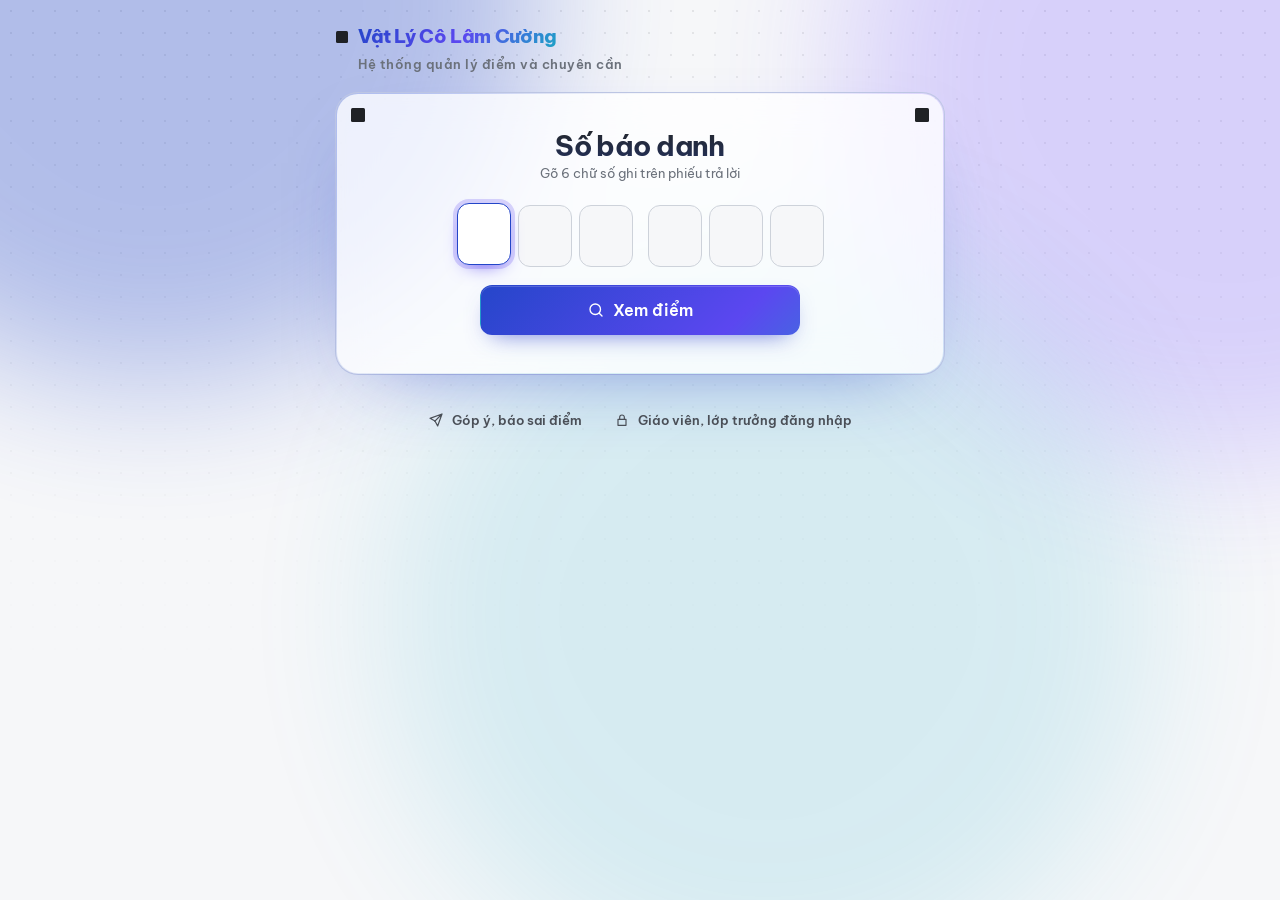
<file: index.html>
<!doctype html><html lang="vi"><head>
<meta charset="utf-8">
<meta name="viewport" content="width=device-width, initial-scale=1, viewport-fit=cover">
<meta name="theme-color" content="#F6F7F9" media="(prefers-color-scheme: light)">
<meta name="theme-color" content="#15171B" media="(prefers-color-scheme: dark)">
<meta name="referrer" content="strict-origin-when-cross-origin">
<meta name="format-detection" content="telephone=no">
<link rel="icon" href="icons/favicon.svg" type="image/svg+xml">
<link rel="apple-touch-icon" href="icons/icon-192.png">
<link rel="preconnect" href="https://fonts.googleapis.com">
<link rel="preconnect" href="https://fonts.gstatic.com" crossorigin>
<link rel="preconnect" href="https://script.google.com">
<link href="https://fonts.googleapis.com/css2?family=Be+Vietnam+Pro:wght@400;500;600;700;800&amp;display=swap" rel="stylesheet">
<link rel="stylesheet" href="assets/app.css?v=6.0.0">
<meta name="description" content="Hệ thống quản lý điểm và chuyên cần của lớp học Vật Lý Cô Lâm Cường. Nhập số báo danh để xem điểm, từng câu sai và chuyên cần.">
<link rel="manifest" href="manifest.webmanifest">
<meta name="apple-mobile-web-app-capable" content="yes">
<meta name="apple-mobile-web-app-title" content="Vật Lý Cô Cường">
<title>Vật Lý Cô Lâm Cường | Tra điểm và chuyên cần</title>
</head>
<body>
<div id="topbar"><i></i></div>
<div id="root"><main class="pub"><div class="sheet"><div class="sk sk-title" style="margin:0 auto 18px"></div><div class="sk sk-block"></div></div></main></div>
<noscript><p style="padding:20px">Cần bật JavaScript để tra điểm.</p></noscript>
<script src="config.js?v=6.0.0"></script>
<script src="assets/core.js?v=6.0.0"></script>
<script src="assets/public.js?v=6.0.0"></script>
</body></html>
</file>
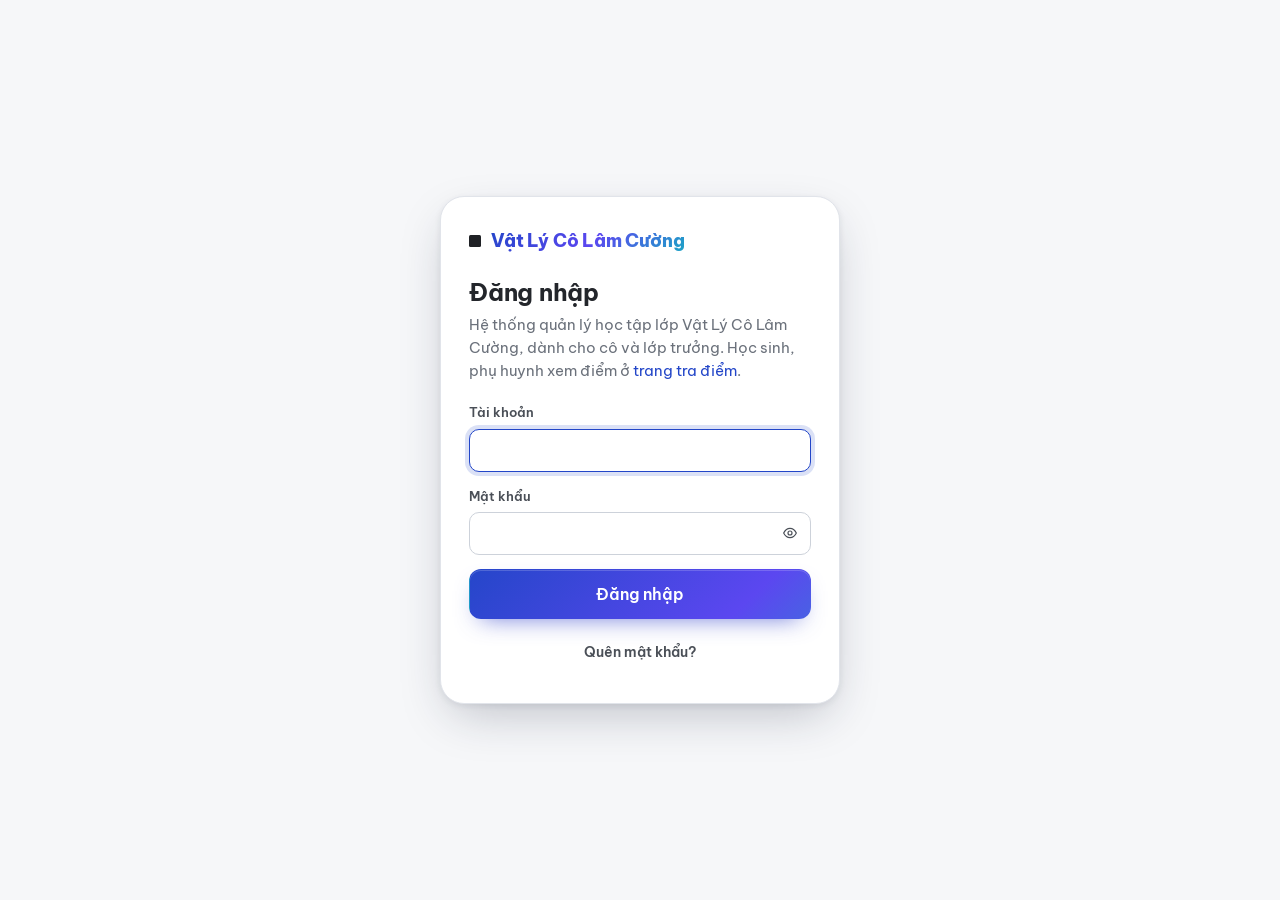
<file: admin.html>
<!doctype html><html lang="vi"><head>
<meta charset="utf-8">
<meta name="viewport" content="width=device-width, initial-scale=1, viewport-fit=cover">
<meta name="theme-color" content="#F6F7F9" media="(prefers-color-scheme: light)">
<meta name="theme-color" content="#15171B" media="(prefers-color-scheme: dark)">
<meta name="referrer" content="strict-origin-when-cross-origin">
<meta name="format-detection" content="telephone=no">
<link rel="icon" href="icons/favicon.svg" type="image/svg+xml">
<link rel="apple-touch-icon" href="icons/icon-192.png">
<link rel="preconnect" href="https://fonts.googleapis.com">
<link rel="preconnect" href="https://fonts.gstatic.com" crossorigin>
<link rel="preconnect" href="https://script.google.com">
<link href="https://fonts.googleapis.com/css2?family=Be+Vietnam+Pro:wght@400;500;600;700;800&amp;display=swap" rel="stylesheet">
<link rel="stylesheet" href="assets/app.css?v=6.0.0">
<meta name="robots" content="noindex, nofollow">
<title>Quản lý | Vật Lý Cô Lâm Cường</title>
<meta name="description" content="Hệ thống quản lý học tập lớp Vật Lý Cô Lâm Cường: bài kiểm tra, điểm, điểm danh và chuyên cần.">
</head>
<body>
<div id="topbar"><i></i></div>
<div id="root"><div class="login"><div class="spin" style="color:var(--blue);width:28px;height:28px"></div></div></div>
<noscript><p style="padding:20px">Cần bật JavaScript để dùng trang quản lý.</p></noscript>
<script src="config.js?v=6.0.0"></script>
<script src="assets/core.js?v=6.0.0"></script>
<script src="assets/tnmaker.js?v=6.0.0"></script>
<script src="assets/admin-app.js?v=6.0.0"></script>
<script src="assets/admin-bai.js?v=6.0.0"></script>
<script src="assets/admin-diem.js?v=6.0.0"></script>
<script src="assets/admin-dd.js?v=6.0.0"></script>
</body></html>
</file>
<file: assets/app.css>
/* =====================================================================
   SỔ ĐIỂM — hệ thiết kế dùng chung
   Ý tưởng: phiếu tô trắc nghiệm. Giấy trắng, chữ màu chì, mực bút bi xanh,
   bút đỏ của cô cho chỗ sai. Ô tròn (tô) và ô vuông định vị là điểm nhấn.
   ===================================================================== */

:root {
  --paper: #F6F7F9;
  --surface: #FFFFFF;
  --surface-2: #F1F3F6;
  --ink: #23262B;            /* chì 2B */
  --ink-2: #4A4F57;
  --muted: #6B717B;
  --line: #E1E4EA;
  --line-2: #CDD2DA;
  --blue: #2346C8;           /* mực bút bi */
  --blue-2: #1B37A3;
  --blue-soft: #E9EEFC;
  --red: #D5402B;            /* bút đỏ cô chấm */
  --red-soft: #FCECE9;
  --green: #16855B;
  --green-soft: #E5F4EE;
  --amber: #B7791F;
  --amber-soft: #FBF2E2;
  --mark: #1F2125;           /* ô vuông định vị */

  --font: 'Be Vietnam Pro', system-ui, -apple-system, 'Segoe UI', Roboto, sans-serif;
  --r-sm: 8px;
  --r: 12px;
  --r-lg: 18px;
  --shadow-pop: 0 18px 50px -12px rgba(25, 32, 56, .28), 0 2px 6px rgba(25, 32, 56, .08);
  --ease: cubic-bezier(.2, .8, .2, 1);
  --ease-out: cubic-bezier(.16, 1, .3, 1);
  --t-fast: 140ms;
  --t: 240ms;
  --t-slow: 420ms;
  --side: 236px;
  color-scheme: light;
}

@media (prefers-color-scheme: dark) {
  :root:not([data-theme="light"]) {
    --paper: #15171B; --surface: #1C1F24; --surface-2: #23272D; --ink: #ECEEF2; --ink-2: #C9CDD4;
    --muted: #9AA1AC; --line: #2C3138; --line-2: #3A4049; --blue: #7F98FF; --blue-2: #9BAEFF;
    --blue-soft: #222A45; --red: #FF7A66; --red-soft: #3A2320; --green: #4CC793; --green-soft: #1C3328;
    --amber: #E3B15C; --amber-soft: #3A3020; --mark: #ECEEF2;
    --shadow-pop: 0 18px 50px -12px rgba(0, 0, 0, .6), 0 2px 6px rgba(0, 0, 0, .3);
    color-scheme: dark;
  }
}

*, *::before, *::after { box-sizing: border-box; }
html { -webkit-text-size-adjust: 100%; height: 100%; }
body {
  margin: 0; min-height: 100%; background: var(--paper); color: var(--ink);
  font: 400 15px/1.55 var(--font); font-feature-settings: 'tnum' 1;
  -webkit-font-smoothing: antialiased; text-rendering: optimizeLegibility;
}
h1, h2, h3, h4 { margin: 0; line-height: 1.25; font-weight: 650; letter-spacing: -.01em; }
h1 { font-size: 26px; } h2 { font-size: 20px; } h3 { font-size: 16px; }
p { margin: 0; }
a { color: var(--blue); text-decoration: none; }
a:hover { text-decoration: underline; }
button, input, select, textarea { font: inherit; color: inherit; }
img, svg { display: block; }
.hidden { display: none !important; }
.muted { color: var(--muted); }
.small { font-size: 13px; }
.num { font-variant-numeric: tabular-nums; }
.sr { position: absolute; width: 1px; height: 1px; overflow: hidden; clip: rect(0 0 0 0); white-space: nowrap; }

:focus-visible { outline: 2.5px solid var(--blue); outline-offset: 2px; border-radius: 6px; }

/* ---------- ô vuông định vị (dấu thương hiệu) ---------- */
.mark { display: inline-block; width: 10px; height: 10px; background: var(--mark); border-radius: 1.5px; flex: none; }
.brand { display: flex; align-items: center; gap: 10px; font-weight: 700; letter-spacing: -.01em; }
.brand .mark { width: 12px; height: 12px; }

/* ---------- nút ---------- */
.btn {
  --bg: var(--surface); --fg: var(--ink); --bd: var(--line-2);
  position: relative; overflow: hidden; display: inline-flex; align-items: center; justify-content: center; gap: 8px;
  min-height: 40px; padding: 0 16px; border-radius: 10px; border: 1px solid var(--bd);
  background: var(--bg); color: var(--fg); font-weight: 550; font-size: 14px; cursor: pointer; white-space: nowrap;
  transition: transform var(--t-fast) var(--ease), background var(--t-fast), border-color var(--t-fast), box-shadow var(--t-fast), opacity var(--t-fast);
  -webkit-tap-highlight-color: transparent; user-select: none;
}
.btn:hover { border-color: var(--ink-2); }
.btn:active { transform: scale(.97); }
.btn svg { width: 18px; height: 18px; flex: none; }
.btn-primary { --bg: var(--blue); --fg: #fff; --bd: var(--blue); box-shadow: 0 1px 0 rgba(255,255,255,.15) inset, 0 6px 16px -8px var(--blue); }
.btn-primary:hover { --bg: var(--blue-2); --bd: var(--blue-2); }
.btn-danger { --fg: var(--red); --bd: color-mix(in srgb, var(--red) 35%, var(--line)); }
.btn-danger:hover { --bg: var(--red-soft); --bd: var(--red); }
.btn-danger.solid { --bg: var(--red); --fg: #fff; --bd: var(--red); }
.btn-ghost { --bg: transparent; --bd: transparent; --fg: var(--ink-2); }
.btn-ghost:hover { --bg: var(--surface-2); --bd: transparent; }
.btn-sm { min-height: 32px; padding: 0 11px; font-size: 13px; border-radius: 8px; }
.btn-sm svg { width: 16px; height: 16px; }
.btn-lg { min-height: 50px; padding: 0 22px; font-size: 16px; border-radius: 12px; }
.btn-icon { width: 40px; padding: 0; }
.btn-sm.btn-icon { width: 32px; }
.btn[disabled] { opacity: .5; pointer-events: none; }
.btn.is-loading { pointer-events: none; }
.btn.is-loading > *:not(.spin) { opacity: 0; }
.btn.is-loading .spin { position: absolute; inset: 0; margin: auto; }
.btn.is-done { --bg: var(--green); --bd: var(--green); --fg: #fff; }
.ripple { position: absolute; border-radius: 50%; transform: scale(0); background: currentColor; opacity: .18; pointer-events: none; animation: ripple 520ms var(--ease-out) forwards; }
@keyframes ripple { to { transform: scale(2.6); opacity: 0; } }

.spin { width: 18px; height: 18px; border-radius: 50%; border: 2.5px solid currentColor; border-right-color: transparent; animation: spin .7s linear infinite; }
@keyframes spin { to { transform: rotate(360deg); } }

/* ---------- ô nhập ---------- */
.field { display: flex; flex-direction: column; gap: 6px; }
.field > label, .label { font-size: 13px; font-weight: 550; color: var(--ink-2); }
.field .hint { font-size: 12.5px; color: var(--muted); }
.field .err { font-size: 12.5px; color: var(--red); }
.input, select.input, textarea.input {
  width: 100%; min-height: 42px; padding: 9px 12px; border-radius: 10px; border: 1px solid var(--line-2);
  background: var(--surface); outline: none; transition: border-color var(--t-fast), box-shadow var(--t-fast);
}
textarea.input { min-height: 96px; resize: vertical; }
.input:focus { border-color: var(--blue); box-shadow: 0 0 0 4px color-mix(in srgb, var(--blue) 16%, transparent); }
.input.is-bad { border-color: var(--red); box-shadow: 0 0 0 4px color-mix(in srgb, var(--red) 12%, transparent); }
.input-sm { min-height: 34px; padding: 5px 9px; font-size: 14px; border-radius: 8px; }
.row { display: flex; gap: 10px; align-items: center; flex-wrap: wrap; }
.grow { flex: 1; min-width: 0; }
.stack { display: flex; flex-direction: column; gap: 14px; }

/* công tắc */
.switch { position: relative; display: inline-flex; align-items: center; gap: 10px; cursor: pointer; user-select: none; }
.switch input { position: absolute; opacity: 0; }
.switch .track { width: 42px; height: 24px; border-radius: 99px; background: var(--line-2); transition: background var(--t) var(--ease); position: relative; flex: none; }
.switch .track::after { content: ''; position: absolute; top: 3px; left: 3px; width: 18px; height: 18px; border-radius: 50%; background: #fff; box-shadow: 0 1px 3px rgba(0,0,0,.25); transition: transform var(--t) var(--ease); }
.switch input:checked + .track { background: var(--blue); }
.switch input:checked + .track::after { transform: translateX(18px); }
.switch input:focus-visible + .track { outline: 2.5px solid var(--blue); outline-offset: 2px; }

/* chip chọn (ví dụ chọn nhóm) */
.chips { display: flex; flex-wrap: wrap; gap: 8px; }
.chip { display: inline-flex; align-items: center; gap: 8px; padding: 7px 12px 7px 9px; border-radius: 99px; border: 1px solid var(--line-2); background: var(--surface); cursor: pointer; font-size: 14px; transition: all var(--t-fast) var(--ease); }
.chip input { position: absolute; opacity: 0; }
.chip .bubble { width: 16px; height: 16px; }
.chip:has(input:checked) { border-color: var(--blue); background: var(--blue-soft); color: var(--blue); }
.chip:has(input:checked) .bubble { background: var(--blue); border-color: var(--blue); box-shadow: inset 0 0 0 2.5px var(--surface); }
.chip:active { transform: scale(.97); }
.tag { display: inline-flex; align-items: center; gap: 4px; padding: 3px 4px 3px 10px; border-radius: 99px; background: var(--surface-2); font-weight: 600; font-size: 13px; animation: pop var(--t) var(--ease-out); }
.tag button { border: 0; background: none; cursor: pointer; padding: 2px; border-radius: 50%; color: var(--muted); }
.tag button:hover { background: var(--line); color: var(--ink); }
.tagbox { display: flex; flex-wrap: wrap; gap: 6px; align-items: center; padding: 6px; min-height: 42px; border-radius: 10px; border: 1px solid var(--line-2); background: var(--surface); }
.tagbox:focus-within { border-color: var(--blue); box-shadow: 0 0 0 4px color-mix(in srgb, var(--blue) 16%, transparent); }
.tagbox input { border: 0; outline: 0; background: none; min-width: 90px; flex: 1; padding: 4px; }

/* ---------- ô tô (bubble) như trên phiếu ---------- */
.bubble {
  display: inline-grid; place-items: center; width: 26px; height: 26px; border-radius: 50%;
  border: 1.5px solid var(--line-2); background: var(--surface); font-size: 11.5px; font-weight: 650; color: var(--muted);
  transition: background var(--t) var(--ease), border-color var(--t) var(--ease), color var(--t), transform var(--t-fast) var(--ease), box-shadow var(--t);
  flex: none;
}
.bubble.on { background: radial-gradient(circle at 35% 30%, #4b505a, var(--ink) 70%); border-color: var(--ink); color: #fff; animation: fill var(--t-slow) var(--ease-out); }
.bubble.key { box-shadow: 0 0 0 2px var(--green); border-color: var(--green); color: var(--green); }
.bubble.on.key { background: var(--green); border-color: var(--green); color: #fff; box-shadow: none; }
.bubble.on.wrong { background: var(--red); border-color: var(--red); color: #fff; }
@keyframes fill { 0% { transform: scale(.6); } 60% { transform: scale(1.12); } 100% { transform: scale(1); } }
@keyframes pop { from { transform: scale(.85); opacity: 0; } to { transform: scale(1); opacity: 1; } }

/* ---------- bố cục trang quản lý ---------- */
.app { display: grid; grid-template-columns: var(--side) 1fr; min-height: 100vh; min-height: 100dvh; }
.side {
  position: sticky; top: 0; height: 100vh; height: 100dvh; display: flex; flex-direction: column; gap: 4px;
  padding: 20px 14px; border-right: 1px solid var(--line); background: var(--surface);
}
.side .brand { padding: 4px 10px 18px; font-size: 16px; }
.nav-item {
  position: relative; display: flex; align-items: center; gap: 12px; padding: 10px 12px; border-radius: 10px;
  color: var(--ink-2); font-weight: 550; font-size: 14.5px; text-decoration: none; transition: background var(--t-fast), color var(--t-fast);
}
.nav-item svg { width: 20px; height: 20px; flex: none; }
.nav-item:hover { background: var(--surface-2); text-decoration: none; }
.nav-item.active { background: var(--blue-soft); color: var(--blue); }
.nav-item .count { margin-left: auto; min-width: 22px; height: 22px; padding: 0 7px; border-radius: 99px; background: var(--red); color: #fff; font-size: 12px; font-weight: 700; display: grid; place-items: center; animation: pop var(--t) var(--ease-out); }
.side .spacer { flex: 1; }
.side .who { display: flex; align-items: center; gap: 10px; padding: 10px; border-radius: 12px; border: 1px solid var(--line); }
.avatar { width: 34px; height: 34px; border-radius: 50%; display: grid; place-items: center; background: var(--ink); color: var(--paper); font-weight: 700; font-size: 14px; flex: none; }

.main { min-width: 0; padding: 28px clamp(16px, 4vw, 44px) 80px; }
.page { max-width: 1120px; margin: 0 auto; }
.page-head { display: flex; align-items: flex-end; gap: 16px; flex-wrap: wrap; margin-bottom: 22px; }
.page-head .titles { flex: 1; min-width: 220px; }
.page-head h1 { display: flex; align-items: center; gap: 10px; }
.page-head .sub { color: var(--muted); margin-top: 4px; }
.back { display: inline-flex; align-items: center; gap: 6px; color: var(--muted); font-size: 14px; margin-bottom: 10px; }
.back svg { width: 16px; height: 16px; }

.panel { background: var(--surface); border: 1px solid var(--line); border-radius: var(--r-lg); padding: 20px; }
.panel + .panel { margin-top: 16px; }
.grid > .panel + .panel, .grid > * + .panel { margin-top: 0; }
.panel-head { display: flex; align-items: center; gap: 12px; flex-wrap: wrap; margin-bottom: 14px; }
.panel-head h2, .panel-head h3 { flex: 1; min-width: 160px; }
.grid { display: grid; gap: 16px; }
.grid-2 { grid-template-columns: repeat(2, minmax(0, 1fr)); }
.grid-3 { grid-template-columns: repeat(3, minmax(0, 1fr)); }
.grid-4 { grid-template-columns: repeat(4, minmax(0, 1fr)); }

/* thanh dưới cho điện thoại */
.tabbar { display: none; }
.topbar-m { display: none; }

@media (max-width: 860px) {
  .app { grid-template-columns: 1fr; }
  .side { display: none; }
  .main { padding: 14px 14px 96px; }
  .topbar-m { display: flex; align-items: center; gap: 10px; position: sticky; top: 0; z-index: 30; padding: 12px 14px; padding-top: calc(12px + env(safe-area-inset-top)); background: color-mix(in srgb, var(--paper) 88%, transparent); backdrop-filter: blur(12px); -webkit-backdrop-filter: blur(12px); border-bottom: 1px solid var(--line); }
  .topbar-m .brand { flex: 1; }
  .tabbar { display: grid; grid-auto-flow: column; grid-auto-columns: 1fr; position: fixed; left: 0; right: 0; bottom: 0; z-index: 30; padding: 6px 6px calc(6px + env(safe-area-inset-bottom)); background: color-mix(in srgb, var(--surface) 92%, transparent); backdrop-filter: blur(14px); -webkit-backdrop-filter: blur(14px); border-top: 1px solid var(--line); }
  .tabbar a { display: flex; flex-direction: column; align-items: center; gap: 2px; padding: 6px 0; border-radius: 10px; font-size: 11.5px; font-weight: 600; color: var(--muted); text-decoration: none; position: relative; }
  .tabbar a svg { width: 22px; height: 22px; }
  .tabbar a.active { color: var(--blue); }
  .tabbar a .dot { position: absolute; top: 4px; right: calc(50% - 16px); width: 8px; height: 8px; border-radius: 50%; background: var(--red); }
  .grid-2, .grid-3 { grid-template-columns: 1fr; }
  .grid-4 { grid-template-columns: repeat(2, minmax(0, 1fr)); }
  h1 { font-size: 22px; }
  .panel { padding: 16px; border-radius: 14px; }
  .hide-m { display: none !important; }
}

/* ---------- bảng ---------- */
.table-wrap { overflow-x: auto; border: 1px solid var(--line); border-radius: var(--r); background: var(--surface); }
table.tbl { width: 100%; border-collapse: separate; border-spacing: 0; font-size: 14px; }
.tbl th { position: sticky; top: 0; z-index: 1; background: var(--surface-2); text-align: left; font-weight: 600; font-size: 12.5px; color: var(--ink-2); padding: 10px 12px; border-bottom: 1px solid var(--line); white-space: nowrap; }
.tbl td { padding: 10px 12px; border-bottom: 1px solid var(--line); vertical-align: middle; }
.tbl tr:last-child td { border-bottom: 0; }
.tbl tbody tr { transition: background var(--t-fast); }
.tbl tbody tr:hover { background: color-mix(in srgb, var(--surface-2) 70%, transparent); }
.tbl td.r, .tbl th.r { text-align: right; }
.tbl td.c, .tbl th.c { text-align: center; }
.tbl .act { text-align: right; white-space: nowrap; }
.tbl tr.dim td { color: var(--muted); }
.tbl tr.flash td { animation: flash 1.2s var(--ease); }
@keyframes flash { 0% { background: var(--blue-soft); } 100% { background: transparent; } }
.sbd { font-variant-numeric: tabular-nums; letter-spacing: .02em; color: var(--ink-2); }

/* ---------- huy hiệu trạng thái ---------- */
.badge { display: inline-flex; align-items: center; gap: 6px; padding: 3px 10px 3px 8px; border-radius: 99px; font-size: 12.5px; font-weight: 600; white-space: nowrap; background: var(--surface-2); color: var(--ink-2); }
.badge::before { content: ''; width: 8px; height: 8px; border-radius: 50%; border: 1.5px solid currentColor; }
.badge.ok { background: var(--green-soft); color: var(--green); }
.badge.ok::before { background: currentColor; }
.badge.warn { background: var(--amber-soft); color: var(--amber); }
.badge.blue { background: var(--blue-soft); color: var(--blue); }
.badge.blue::before { background: linear-gradient(90deg, currentColor 50%, transparent 50%); }
.badge.red { background: var(--red-soft); color: var(--red); }
.badge.plain::before { display: none; }
.badge svg { width: 16px; height: 16px; flex: none; }

/* ---------- các bước của một bài (như dải ô tô) ---------- */
.steps { display: grid; grid-template-columns: repeat(4, minmax(0, 1fr)); gap: 0; margin: 4px 0 18px; }
.step { position: relative; display: flex; flex-direction: column; align-items: center; gap: 8px; text-align: center; font-size: 13px; color: var(--muted); font-weight: 550; }
.step::before { content: ''; position: absolute; top: 13px; left: calc(-50% + 16px); right: calc(50% + 16px); height: 2px; background: var(--line-2); }
.step:first-child::before { display: none; }
.step.done::before, .step.now::before { background: var(--ink); }
.step .bubble { width: 28px; height: 28px; z-index: 1; }
.step.done { color: var(--ink); }
.step.done .bubble { background: var(--ink); border-color: var(--ink); color: #fff; }
.step.now .bubble { border-color: var(--blue); color: var(--blue); box-shadow: 0 0 0 5px var(--blue-soft); }
.step.warn .bubble { border-color: var(--amber); color: var(--amber); }

/* ---------- thẻ thống kê ---------- */
.kpi { padding: 16px 18px; border-radius: 14px; border: 1px solid var(--line); background: var(--surface); }
.kpi .v { font-size: 30px; font-weight: 700; letter-spacing: -.02em; line-height: 1.1; font-variant-numeric: tabular-nums; }
.kpi .l { font-size: 13px; color: var(--muted); margin-top: 4px; }
.kpi.blue .v { color: var(--blue); } .kpi.red .v { color: var(--red); } .kpi.green .v { color: var(--green); } .kpi.amber .v { color: var(--amber); }
.kpi-link { cursor: pointer; transition: border-color var(--t-fast), transform var(--t-fast) var(--ease); text-decoration: none; color: inherit; display: block; }
.kpi-link:hover { border-color: var(--ink-2); text-decoration: none; }
.kpi-link:active { transform: scale(.98); }

/* ---------- danh sách thẻ bài ---------- */
.list { display: flex; flex-direction: column; }
.item { display: flex; align-items: center; gap: 14px; padding: 14px 16px; border-bottom: 1px solid var(--line); text-decoration: none; color: inherit; transition: background var(--t-fast); }
.item:last-child { border-bottom: 0; }
.item:hover { background: var(--surface-2); text-decoration: none; }
.item .t { font-weight: 600; }
.item .s { font-size: 13px; color: var(--muted); margin-top: 2px; }
.item .right { margin-left: auto; display: flex; align-items: center; gap: 10px; }
.item .chev { width: 18px; height: 18px; color: var(--muted); transition: transform var(--t-fast) var(--ease); }
.item:hover .chev { transform: translateX(3px); }

/* thanh lọc dạng gạch chân trượt */
.seg { position: relative; display: inline-flex; gap: 2px; padding: 3px; border-radius: 12px; background: var(--surface-2); flex-wrap: wrap; }
.seg button { position: relative; z-index: 1; border: 0; background: none; padding: 7px 13px; border-radius: 9px; font-weight: 600; font-size: 13.5px; color: var(--muted); cursor: pointer; transition: color var(--t-fast); }
.seg button.active { color: var(--ink); background: var(--surface); box-shadow: 0 1px 3px rgba(0,0,0,.08); }
.seg button .n { margin-left: 4px; font-weight: 700; color: var(--muted); }

/* ---------- trống, lỗi, khung xương ---------- */
.empty { text-align: center; padding: 48px 16px; color: var(--muted); }
.empty .ico { width: 54px; height: 54px; margin: 0 auto 14px; color: var(--line-2); }
.empty h3 { color: var(--ink); margin-bottom: 6px; }
.empty .btn { margin-top: 16px; }
.note { display: flex; gap: 10px; align-items: flex-start; padding: 12px 14px; border-radius: 12px; font-size: 14px; background: var(--surface-2); }
.note svg { width: 18px; height: 18px; flex: none; margin-top: 2px; }
.note.warn { background: var(--amber-soft); color: color-mix(in srgb, var(--amber) 70%, var(--ink)); }
.note.red { background: var(--red-soft); color: color-mix(in srgb, var(--red) 75%, var(--ink)); }
.note.blue { background: var(--blue-soft); color: color-mix(in srgb, var(--blue) 75%, var(--ink)); }
.note.green { background: var(--green-soft); color: color-mix(in srgb, var(--green) 75%, var(--ink)); }
.sk { position: relative; overflow: hidden; background: var(--surface-2); border-radius: 8px; }
.sk::after { content: ''; position: absolute; inset: 0; transform: translateX(-100%); background: linear-gradient(90deg, transparent, color-mix(in srgb, var(--surface) 70%, transparent), transparent); animation: shimmer 1.3s infinite; }
@keyframes shimmer { to { transform: translateX(100%); } }
.sk-line { height: 14px; margin: 10px 0; }
.sk-title { height: 28px; width: 40%; margin-bottom: 18px; }
.sk-block { height: 120px; border-radius: 16px; }

/* ---------- vào trang ---------- */
.view-enter { animation: viewIn var(--t-slow) var(--ease-out) both; }
@keyframes viewIn { from { opacity: 0; transform: translateY(10px); } to { opacity: 1; transform: none; } }
.stagger > * { animation: viewIn var(--t-slow) var(--ease-out) both; }
.stagger > *:nth-child(2) { animation-delay: 40ms; } .stagger > *:nth-child(3) { animation-delay: 80ms; }
.stagger > *:nth-child(4) { animation-delay: 120ms; } .stagger > *:nth-child(5) { animation-delay: 160ms; }
.stagger > *:nth-child(n+6) { animation-delay: 200ms; }

/* thanh tiến trình trên cùng khi đang gọi máy chủ */
#topbar { position: fixed; top: 0; left: 0; right: 0; height: 3px; z-index: 100; pointer-events: none; }
#topbar i { display: block; height: 100%; width: 0; background: var(--blue); box-shadow: 0 0 10px var(--blue); opacity: 0; transition: width .4s var(--ease), opacity .3s; }
#topbar.on i { opacity: 1; }

/* ---------- thông báo ---------- */
#toasts { position: fixed; z-index: 120; right: 18px; bottom: 18px; display: flex; flex-direction: column; gap: 10px; width: min(380px, calc(100vw - 28px)); pointer-events: none; }
.toast {
  pointer-events: auto; position: relative; overflow: hidden; display: flex; align-items: flex-start; gap: 10px;
  padding: 12px 14px; border-radius: 14px; background: var(--ink); color: var(--paper); box-shadow: var(--shadow-pop);
  font-size: 14px; animation: toastIn var(--t-slow) var(--ease-out);
}
.toast svg { width: 20px; height: 20px; flex: none; }
.toast.success svg { color: #5BD39D; } .toast.error { background: var(--red); color: #fff; } .toast.warn svg { color: #F1C57A; }
.toast .x { margin-left: auto; border: 0; background: none; color: inherit; opacity: .7; cursor: pointer; padding: 0 2px; font-size: 18px; line-height: 1; }
.toast .bar { position: absolute; left: 0; bottom: 0; height: 3px; background: currentColor; opacity: .3; animation: toastBar linear forwards; }
.toast.out { animation: toastOut 260ms var(--ease) forwards; }
@keyframes toastIn { from { opacity: 0; transform: translateY(14px) scale(.96); } to { opacity: 1; transform: none; } }
@keyframes toastOut { to { opacity: 0; transform: translateX(30px); } }
@keyframes toastBar { from { width: 100%; } to { width: 0; } }
@media (max-width: 860px) { #toasts { right: 14px; left: 14px; width: auto; bottom: calc(84px + env(safe-area-inset-bottom)); } }

/* ---------- hộp thoại ---------- */
.modal-root { position: fixed; inset: 0; z-index: 90; display: grid; grid-template-columns: minmax(0, 1fr); place-items: center; padding: 16px; }
.modal-bg { position: absolute; inset: 0; background: rgba(20, 24, 33, .42); backdrop-filter: blur(4px); -webkit-backdrop-filter: blur(4px); animation: fadeIn var(--t) var(--ease) both; }
.modal {
  position: relative; width: 100%; min-width: 0; max-width: 480px; max-height: calc(100dvh - 32px); display: flex; flex-direction: column;
  background: var(--surface); border-radius: 20px; box-shadow: var(--shadow-pop); animation: modalIn var(--t-slow) var(--ease-out) both;
}
.modal.lg { max-width: 760px; } .modal.xl { max-width: 1000px; }
.modal-h { display: flex; align-items: center; gap: 12px; padding: 18px 20px 4px; }
.modal-h h2 { flex: 1; font-size: 18px; }
.modal-b { padding: 12px 20px 8px; overflow: auto; min-width: 0; }
.modal-f { display: flex; gap: 10px; justify-content: flex-end; flex-wrap: wrap; padding: 12px 20px 18px; }
.modal-root.closing .modal-bg { animation: fadeOut 200ms var(--ease) forwards; }
.modal-root.closing .modal { animation: modalOut 200ms var(--ease) forwards; }
@keyframes fadeIn { from { opacity: 0; } } @keyframes fadeOut { to { opacity: 0; } }
@keyframes modalIn { from { opacity: 0; transform: translateY(16px) scale(.97); } to { opacity: 1; transform: none; } }
@keyframes modalOut { to { opacity: 0; transform: translateY(10px) scale(.98); } }
@media (max-width: 600px) {
  .modal-root { place-items: end center; padding: 0; }
  .modal, .modal.lg, .modal.xl { max-width: none; border-radius: 22px 22px 0 0; max-height: 92dvh; padding-bottom: env(safe-area-inset-bottom); animation-name: sheetIn; }
  .modal-root.closing .modal { animation-name: sheetOut; }
  @keyframes sheetIn { from { transform: translateY(100%); } to { transform: none; } }
  @keyframes sheetOut { to { transform: translateY(100%); } }
}

/* thanh tiến độ */
.progress { height: 10px; border-radius: 99px; background: var(--surface-2); overflow: hidden; }
.progress > i { display: block; height: 100%; width: 0; border-radius: 99px; background: var(--blue); transition: width .3s var(--ease); }

/* ---------- biểu đồ ---------- */
.bars { display: grid; grid-auto-flow: column; grid-auto-columns: 1fr; align-items: end; gap: 6px; height: 170px; padding-top: 10px; }
.bars .b { position: relative; background: var(--blue); border-radius: 6px 6px 2px 2px; min-height: 2px; transform-origin: bottom; animation: grow 700ms var(--ease-out) both; }
.bars .b.low { background: var(--red); } .bars .b.mid { background: var(--amber); }
.bars .b span { position: absolute; top: -20px; left: 0; right: 0; text-align: center; font-size: 12px; font-weight: 650; color: var(--ink-2); }
.bars-x { display: grid; grid-auto-flow: column; grid-auto-columns: 1fr; gap: 6px; font-size: 12px; color: var(--muted); text-align: center; margin-top: 6px; }
@keyframes grow { from { transform: scaleY(0); } }
.heat { display: grid; grid-template-columns: repeat(auto-fill, minmax(42px, 1fr)); gap: 6px; }
.heat .h { border-radius: 9px; padding: 6px 2px; text-align: center; font-size: 12px; font-weight: 650; color: #fff; cursor: default; animation: pop var(--t) var(--ease-out) both; }
.heat .h small { display: block; font-weight: 500; opacity: .85; font-size: 10.5px; }
.hbar { height: 8px; border-radius: 99px; background: var(--surface-2); overflow: hidden; }
.hbar i { display: block; height: 100%; border-radius: 99px; background: var(--blue); transform-origin: left; animation: growX 700ms var(--ease-out) both; }
@keyframes growX { from { transform: scaleX(0); } }

/* ---------- nhập đáp án ---------- */
.ans-grid { display: grid; grid-template-columns: repeat(auto-fill, minmax(min(196px, 100%), 1fr)); gap: 6px 18px; }
.q { display: flex; align-items: center; gap: 7px; padding: 4px 6px; border-radius: 10px; outline: none; transition: background var(--t-fast); }
.q:focus, .q.focus { background: var(--blue-soft); }
.q .n { width: 24px; text-align: right; font-size: 13px; font-weight: 650; color: var(--muted); flex: none; }
.q .bubble { cursor: pointer; width: 30px; height: 30px; font-size: 12px; }
.q .bubble:hover { border-color: var(--ink-2); color: var(--ink); }
.q.missing .n { color: var(--red); }
.q2 { display: flex; flex-wrap: wrap; gap: 8px 14px; align-items: center; padding: 8px 10px; border-radius: 12px; outline: none; }
.q2 > b { min-width: 54px; }
.q2:focus-within, .q2:focus { background: var(--blue-soft); }
.q2 .y { display: flex; align-items: center; gap: 4px; }
.q2 .y b { width: 14px; font-size: 13px; color: var(--muted); }
.q3 input { width: 92px; text-align: center; font-weight: 650; letter-spacing: .05em; }
.ma-tabs { display: flex; gap: 8px; flex-wrap: wrap; }
.ma-tab { display: inline-flex; align-items: center; gap: 8px; padding: 6px 12px 6px 8px; border-radius: 99px; border: 1px solid var(--line-2); background: var(--surface); cursor: pointer; font-weight: 650; transition: all var(--t-fast) var(--ease); }
.ma-tab.active { border-color: var(--ink); background: var(--ink); color: var(--paper); }
.ma-tab:active { transform: scale(.96); }
.ring { --p: 0; width: 22px; height: 22px; border-radius: 50%; background: conic-gradient(var(--green) calc(var(--p) * 1%), var(--line-2) 0); display: grid; place-items: center; flex: none; transition: --p var(--t); }
.ring::after { content: ''; width: 14px; height: 14px; border-radius: 50%; background: var(--surface); }
.ma-tab.active .ring::after { background: var(--ink); }
.save-state { display: inline-flex; align-items: center; gap: 6px; font-size: 13px; color: var(--muted); }
.save-state svg { width: 16px; height: 16px; }
.save-state.ok { color: var(--green); } .save-state.bad { color: var(--red); }
.kbd { display: inline-block; padding: 0 6px; border-radius: 5px; border: 1px solid var(--line-2); border-bottom-width: 2px; font-size: 12px; font-weight: 650; background: var(--surface); }

/* đồng hồ tổng điểm khi cấu hình bài */
.meter { display: flex; align-items: center; gap: 14px; padding: 14px 16px; border-radius: 14px; background: var(--surface-2); }
.meter .ring { width: 54px; height: 54px; }
.meter .ring::after { width: 40px; height: 40px; background: var(--surface-2); }
.meter.full .ring { background: conic-gradient(var(--green) 100%, var(--line-2) 0); }
.meter.over .ring { background: conic-gradient(var(--red) 100%, var(--line-2) 0); }
.meter .v { font-size: 22px; font-weight: 700; }

/* ---------- đăng nhập ---------- */
.login { min-height: 100vh; min-height: 100dvh; display: grid; place-items: center; padding: 20px; }
.login-card { width: 100%; max-width: 400px; padding: 30px 28px; border-radius: 24px; background: var(--surface); border: 1px solid var(--line); box-shadow: var(--shadow-pop); animation: modalIn var(--t-slow) var(--ease-out) both; }
.login-card .brand { font-size: 18px; margin-bottom: 22px; }
.login-card h1 { font-size: 24px; margin-bottom: 6px; }
.shake { animation: shake 420ms var(--ease); }
@keyframes shake { 20% { transform: translateX(-8px); } 40% { transform: translateX(7px); } 60% { transform: translateX(-5px); } 80% { transform: translateX(3px); } }

/* thông báo mất mạng */
#offline { position: fixed; left: 50%; top: 10px; transform: translateX(-50%); z-index: 110; padding: 8px 14px; border-radius: 99px; background: var(--ink); color: var(--paper); font-size: 13px; font-weight: 600; box-shadow: var(--shadow-pop); animation: toastIn var(--t) var(--ease-out); }

/* menu thả xuống */
.menu { position: relative; display: inline-block; }
.menu-pop { position: absolute; right: 0; top: calc(100% + 6px); z-index: 40; min-width: 220px; padding: 6px; border-radius: 14px; background: var(--surface); border: 1px solid var(--line); box-shadow: var(--shadow-pop); animation: pop var(--t) var(--ease-out); transform-origin: top right; }
.menu-pop button { display: flex; align-items: center; gap: 10px; width: 100%; padding: 9px 10px; border: 0; background: none; border-radius: 9px; text-align: left; cursor: pointer; font-size: 14px; }
.menu-pop button:hover { background: var(--surface-2); }
.menu-pop button svg { width: 18px; height: 18px; color: var(--muted); }
.menu-pop button.danger { color: var(--red); } .menu-pop button.danger svg { color: var(--red); }
.menu-pop hr { border: 0; border-top: 1px solid var(--line); margin: 5px 4px; }

@media (prefers-reduced-motion: reduce) {
  *, *::before, *::after { animation-duration: 1ms !important; animation-iteration-count: 1 !important; transition-duration: 1ms !important; scroll-behavior: auto !important; }
}
@media print {
  .side, .tabbar, .topbar-m, .no-print, #toasts { display: none !important; }
  .app { display: block; } .main { padding: 0; } .panel { border: 0; padding: 0; }
}

/* =====================================================================
   TRANG TRA ĐIỂM CÔNG KHAI
   ===================================================================== */
.pub { max-width: 640px; margin: 0 auto; padding: calc(22px + env(safe-area-inset-top)) 16px calc(40px + env(safe-area-inset-bottom)); }
.pub-head { margin-bottom: 18px; }
.pub-head .brand { font-size: 17px; margin-bottom: 6px; }
.pub-head p { font-size: 14px; max-width: 60ch; }

/* khung giống mục "Số báo danh" trên phiếu: ô vuông định vị ở hai góc trên */
.sheet {
  position: relative; text-align: center; padding: 34px 20px 26px; border-radius: 22px; background: var(--surface);
  border: 1px solid var(--line); box-shadow: 0 1px 0 var(--line), 0 24px 60px -36px rgba(30, 40, 80, .35);
  animation: viewIn var(--t-slow) var(--ease-out) both;
}
.sheet-marks { position: absolute; inset: 14px 14px auto 14px; display: flex; justify-content: space-between; pointer-events: none; }
.sheet-marks .mark { width: 14px; height: 14px; }
.sheet h1 { font-size: 28px; letter-spacing: -.02em; }
.sbd-boxes { display: flex; justify-content: center; gap: 7px; margin: 22px auto 18px; max-width: 380px; }
.sbd-box {
  flex: 1 1 0; min-width: 0; max-width: 54px; height: 62px; padding: 0; text-align: center; font-size: 28px; font-weight: 700; font-variant-numeric: tabular-nums;
  border: 1.5px solid var(--line-2); border-radius: 12px; background: var(--paper); outline: none; caret-color: var(--blue);
  transition: border-color var(--t-fast), box-shadow var(--t-fast), transform var(--t-fast) var(--ease), background var(--t-fast);
}
.sbd-box:focus { border-color: var(--blue); box-shadow: 0 0 0 4px color-mix(in srgb, var(--blue) 16%, transparent); background: var(--surface); transform: translateY(-2px); }
.sbd-box.filled { border-color: var(--ink); background: var(--surface); animation: fill var(--t) var(--ease-out); }
.sbd-boxes .sbd-box:nth-child(3) { margin-right: 8px; }   /* 3 số đầu là mã nhóm */
#sbdForm .btn-lg { width: min(320px, 100%); }

.pub-card { margin-top: 16px; padding: 20px; border-radius: 20px; background: var(--surface); border: 1px solid var(--line); }
.who-big { display: flex; align-items: center; gap: 14px; }
.who-big h2 { font-size: 21px; }

.score { display: flex; gap: 18px; align-items: center; }
.score-ring { position: relative; width: 108px; height: 108px; flex: none; }
.score-ring.sm { width: 72px; height: 72px; }
.ring-score { width: 100%; height: 100%; transform: rotate(-90deg); }
.rs-bg { fill: none; stroke: var(--surface-2); stroke-width: 9; }
.rs-fg { fill: none; stroke: var(--ink); stroke-width: 9; stroke-linecap: round; stroke-dasharray: var(--len); stroke-dashoffset: var(--len); transition: stroke-dashoffset 1.2s var(--ease-out); }
.rs-fg.go { stroke-dashoffset: var(--off); }
.score-num { position: absolute; inset: 0; display: grid; place-content: center; text-align: center; }
.score-num b { font-size: 30px; font-weight: 750; letter-spacing: -.03em; line-height: 1; }
.score-ring.sm .score-num b { font-size: 20px; }
.score-num span { font-size: 11.5px; color: var(--muted); }
.score-card h3 { font-size: 17px; }
.parts { display: grid; gap: 10px; margin: 16px 0 14px; }
.part .hbar { margin-top: 4px; }
.part .hbar i { background: var(--ink); animation-duration: 900ms; }

.legend { display: flex; flex-wrap: wrap; gap: 14px; margin-bottom: 10px; color: var(--muted); }
.legend > span { display: inline-flex; align-items: center; gap: 6px; }
.dh { margin: 18px 0 8px; display: flex; gap: 10px; align-items: baseline; }
.q.wrongq .n { color: var(--red); }
.p3-list { display: grid; grid-template-columns: repeat(auto-fill, minmax(150px, 1fr)); gap: 8px; }
.p3 { display: flex; align-items: center; gap: 8px; padding: 9px 12px; border-radius: 12px; border: 1.5px solid var(--line); }
.p3 .n { font-size: 12.5px; color: var(--muted); }
.p3 .v { font-weight: 700; font-size: 16px; }
.p3 svg { width: 18px; height: 18px; color: var(--green); margin-left: auto; }
.p3 .k { margin-left: auto; font-size: 12.5px; color: var(--green); font-weight: 600; }
.p3.ok { border-color: color-mix(in srgb, var(--green) 45%, var(--line)); background: var(--green-soft); }
.p3.bad { border-color: color-mix(in srgb, var(--red) 40%, var(--line)); background: var(--red-soft); }
.pub-foot { display: flex; justify-content: center; gap: 8px; flex-wrap: wrap; margin-top: 30px; }
@media (max-width: 420px) { .sheet { padding: 30px 14px 22px; } .score { gap: 12px; } .score-ring { width: 92px; height: 92px; } .score-num b { font-size: 25px; } .sbd-box { height: 54px; font-size: 24px; } .sheet h1 { font-size: 24px; } }
#aBody { margin-top: 16px; }

/* =====================================================================
   ĐIỆN THOẠI: ô nhập 16px (iPhone không tự phóng to), vùng chạm đủ lớn cho ngón tay
   ===================================================================== */
@media (max-width: 860px) {
  .input, select.input, textarea.input, .input-sm, .tagbox input { font-size: 16px; }
  .input-sm { min-height: 42px; padding: 8px 10px; border-radius: 10px; }
  .btn-sm { min-height: 40px; padding: 0 13px; font-size: 14px; border-radius: 10px; }
  .btn-sm.btn-icon { width: 40px; }
  .seg button { padding: 10px 13px; }
  .page-head h1 { flex-wrap: wrap; row-gap: 6px; }
  .page-head { gap: 12px; margin-bottom: 16px; }
  .kpi { padding: 12px 14px; border-radius: 12px; }
  .kpi .v { font-size: 22px; }
  .kpi .l { font-size: 12.5px; }
  .grid-4 { gap: 10px; }
  .steps .step { font-size: 12.5px; }
  .item { padding: 14px; min-height: 56px; }
  .modal-f .btn { flex: 1 1 auto; min-height: 46px; }
}
@media (pointer: coarse) {
  .q .bubble { width: 38px; height: 38px; font-size: 14px; }
  .q2 .bubble { width: 36px; height: 36px; font-size: 13.5px; }
  .q .n { width: 26px; font-size: 14px; }
  .ans-grid { gap: 8px 18px; }
  .chip { min-height: 42px; padding: 9px 14px 9px 11px; }
  .ma-tab { min-height: 42px; }
  .tag button { padding: 8px; }
  .switch .track { width: 48px; height: 28px; }
  .switch .track::after { width: 22px; height: 22px; }
  .switch input:checked + .track::after { transform: translateX(20px); }
  .menu-pop button { padding: 12px; }
}
@media (max-width: 860px) {
  .topbar-m .avatar { width: 40px; height: 40px; }
  .back { min-height: 40px; padding-right: 8px; margin-bottom: 4px; }
}

/* =====================================================================
   BẢN 6 — lớp giao diện "mực bút bi": gradient mực, kính mờ, ánh sáng
   ===================================================================== */
:root { --ink-grad: linear-gradient(135deg, #2346C8 0%, #5B47F0 52%, #1AA6C4 100%); --violet: #5B47F0; --cyan: #1AA6C4; }

/* nút chính: gradient mực + vệt sáng lướt qua khi rê chuột */
.btn-primary { background: var(--ink-grad); border-color: transparent; background-size: 160% 160%; background-position: 0% 50%; transition: background-position .5s var(--ease), transform var(--t-fast) var(--ease), box-shadow var(--t-fast); box-shadow: 0 10px 24px -12px rgba(43, 60, 200, .75), inset 0 1px 0 rgba(255,255,255,.18); }
.btn-primary:hover { background-position: 100% 50%; box-shadow: 0 14px 30px -12px rgba(91, 71, 240, .8), inset 0 1px 0 rgba(255,255,255,.22); }
.btn-primary::after { content: ''; position: absolute; top: 0; bottom: 0; left: -60%; width: 40%; background: linear-gradient(100deg, transparent, rgba(255,255,255,.35), transparent); transform: skewX(-18deg); transition: left .7s var(--ease); pointer-events: none; }
.btn-primary:hover::after { left: 130%; }

/* nhãn: giá trị */
.kv { display: flex; flex-wrap: wrap; gap: 6px 18px; margin: 0; }
.kv > div { display: inline-flex; align-items: baseline; gap: 5px; }
.kv dt { color: var(--muted); font-size: 13px; font-weight: 500; }
.kv dt::after { content: ':'; }
.kv dd { margin: 0; font-weight: 700; font-size: 14px; color: var(--ink); font-variant-numeric: tabular-nums; }
.kv dd.good { color: var(--green); } .kv dd.bad { color: var(--red); } .kv dd.warn { color: var(--amber); } .kv dd.blue { color: var(--blue); }
/* dạng ô (trang tra điểm): nhãn trên, giá trị to in đậm dưới */
.kv.tiles { display: grid; grid-template-columns: repeat(auto-fit, minmax(118px, 1fr)); gap: 8px; }
.kv.tiles > div { display: flex; flex-direction: column; align-items: flex-start; gap: 2px; padding: 10px 12px; border-radius: 12px; background: var(--surface-2); border: 1px solid var(--line); }
.kv.tiles dt { font-size: 12px; }
.kv.tiles dt::after { content: ''; }
.kv.tiles dd { font-size: 18px; letter-spacing: -.01em; }

/* ---------- TRANG TRA ĐIỂM: nền mực chuyển động + kính mờ ---------- */
.pub-bg { position: fixed; inset: 0; z-index: -1; overflow: hidden; background: var(--paper); }
.pub-bg::before { content: ''; position: absolute; inset: 0; background-image: radial-gradient(circle, color-mix(in srgb, var(--ink) 9%, transparent) 1.2px, transparent 1.3px); background-size: 22px 22px; mask-image: linear-gradient(to bottom, #000 0%, transparent 75%); -webkit-mask-image: linear-gradient(to bottom, #000 0%, transparent 75%); }
.pub-bg i { position: absolute; width: 60vmax; height: 60vmax; border-radius: 50%; filter: blur(70px); opacity: .32; animation: drift 22s ease-in-out infinite alternate; }
.pub-bg i:nth-child(1) { background: #2346C8; top: -30vmax; left: -18vmax; }
.pub-bg i:nth-child(2) { background: #6D4AFF; top: -24vmax; right: -26vmax; animation-delay: -7s; opacity: .22; }
.pub-bg i:nth-child(3) { background: #1AA6C4; top: 18vmax; left: 30%; animation-delay: -13s; opacity: .14; }
@keyframes drift { 0% { transform: translate(0, 0) scale(1); } 50% { transform: translate(4vmax, 3vmax) scale(1.08); } 100% { transform: translate(-3vmax, 5vmax) scale(.96); } }
.pub-head .brand { font-size: 19px; }
.pub-head .brand span { background: var(--ink-grad); -webkit-background-clip: text; background-clip: text; color: transparent; font-weight: 800; letter-spacing: -.02em; }
.pub-head .sub-brand { font-size: 12.5px; font-weight: 600; letter-spacing: .04em; color: var(--muted); margin: -2px 0 8px 22px; }
.sheet { background: color-mix(in srgb, var(--surface) 78%, transparent); backdrop-filter: blur(18px) saturate(1.3); -webkit-backdrop-filter: blur(18px) saturate(1.3);
  border: 1px solid transparent; background-clip: padding-box; box-shadow: 0 30px 80px -40px rgba(35, 60, 200, .55), 0 0 0 1px color-mix(in srgb, var(--blue) 18%, var(--line)); }
.sheet h1 { background: linear-gradient(180deg, var(--ink), color-mix(in srgb, var(--ink) 70%, var(--blue))); -webkit-background-clip: text; background-clip: text; color: transparent; }
.sbd-box:focus { box-shadow: 0 0 0 4px color-mix(in srgb, var(--violet) 22%, transparent), 0 8px 20px -10px var(--violet); }
.sbd-box.filled { border-color: transparent; background: linear-gradient(var(--surface), var(--surface)) padding-box, var(--ink-grad) border-box; border: 1.5px solid transparent; }
.pub-card { background: color-mix(in srgb, var(--surface) 86%, transparent); backdrop-filter: blur(14px); -webkit-backdrop-filter: blur(14px); box-shadow: 0 18px 50px -36px rgba(30, 40, 120, .55); transition: transform var(--t) var(--ease), box-shadow var(--t); }
@media (hover: hover) and (pointer: fine) { .score-card:hover { transform: translateY(-3px); box-shadow: 0 26px 60px -34px rgba(35, 60, 200, .6); } }
.rs-fg { stroke: url(#gInk); filter: drop-shadow(0 0 6px rgba(91, 71, 240, .35)); }
.score-num b { background: var(--ink-grad); -webkit-background-clip: text; background-clip: text; color: transparent; }
.score-card.top .score-ring::after { content: ''; position: absolute; inset: -6px; border-radius: 50%; background: conic-gradient(from 0deg, transparent, rgba(91,71,240,.35), transparent 40%); animation: spin 3.5s linear infinite; z-index: -1; filter: blur(4px); }
.score-card .kv.tiles { margin: 14px 0 4px; }
.part .hbar i { background: var(--ink-grad); }
.part-l { color: var(--muted); }

/* chuyên cần */
.cc-dots { display: flex; flex-wrap: wrap; gap: 6px; margin-top: 12px; }
.dot { width: 26px; height: 26px; border-radius: 50%; display: grid; place-items: center; font-size: 11px; font-weight: 700; color: #fff; animation: pop var(--t) var(--ease-out) both; }
.dot.C { background: var(--green); } .dot.M { background: var(--amber); } .dot.P { background: #3B7BE0; } .dot.K { background: var(--red); } .dot.none { background: var(--surface-2); color: var(--muted); }
.cc-legend { display: flex; flex-wrap: wrap; gap: 6px 14px; font-size: 12.5px; color: var(--muted); margin-top: 8px; }
.cc-legend span { display: inline-flex; align-items: center; gap: 5px; }
.cc-legend i { width: 10px; height: 10px; border-radius: 50%; display: inline-block; }

/* ---------- TRANG QUẢN LÝ ---------- */
.side .brand { flex-direction: column; align-items: flex-start; gap: 2px; }
.side .brand .b1 { display: flex; align-items: center; gap: 9px; font-size: 14.5px; white-space: nowrap; font-weight: 800; background: var(--ink-grad); -webkit-background-clip: text; background-clip: text; color: transparent; }
.side .brand .b2 { font-size: 11.5px; color: var(--muted); font-weight: 600; padding-left: 21px; white-space: nowrap; }
.nav-item.active { background: linear-gradient(90deg, color-mix(in srgb, var(--blue) 14%, transparent), transparent); }
.nav-item.active::before { content: ''; position: absolute; left: -14px; top: 8px; bottom: 8px; width: 4px; border-radius: 0 4px 4px 0; background: var(--ink-grad); box-shadow: 0 0 12px var(--violet); animation: pop var(--t) var(--ease-out); }
.hero { position: relative; overflow: hidden; border-radius: 22px; padding: 26px 26px 24px; margin-bottom: 18px; color: #fff; background: var(--ink-grad); box-shadow: 0 30px 60px -40px rgba(43, 60, 200, .9); }
.hero::before, .hero::after { content: ''; position: absolute; border-radius: 50%; border: 2px solid rgba(255,255,255,.18); animation: drift 16s ease-in-out infinite alternate; }
.hero::before { width: 260px; height: 260px; right: -60px; top: -90px; }
.hero::after { width: 140px; height: 140px; right: 140px; bottom: -70px; background: rgba(255,255,255,.08); animation-delay: -6s; }
.hero h1 { color: #fff; position: relative; z-index: 1; }
.hero .sub { color: rgba(255,255,255,.82); margin-top: 6px; position: relative; z-index: 1; }
.hero .btn { position: relative; z-index: 1; }
.hero .btn-primary { background: #fff; color: var(--blue); box-shadow: 0 10px 24px -12px rgba(0,0,0,.4); }
.kpi { position: relative; overflow: hidden; transition: transform var(--t) var(--ease), box-shadow var(--t), border-color var(--t); }
@media (hover: hover) and (pointer: fine) { .kpi-link:hover { transform: translateY(-3px); box-shadow: 0 18px 40px -28px rgba(35, 60, 200, .55); } }
.kpi::after { content: ''; position: absolute; right: -18px; top: -18px; width: 70px; height: 70px; border-radius: 50%; border: 2px solid color-mix(in srgb, currentColor 8%, transparent); }
.panel { transition: box-shadow var(--t) var(--ease); }

/* ---------- ĐIỂM DANH ---------- */
.dd-top { position: sticky; top: 0; z-index: 5; padding: 12px 0 10px; background: var(--paper); box-shadow: 0 10px 14px -14px rgba(20, 24, 40, .35); }
@media (max-width: 860px) { .dd-top { top: 64px; } }
.dd-count { display: grid; grid-template-columns: repeat(4, minmax(0, 1fr)); gap: 8px; }
.dd-count div { padding: 7px 10px; border-radius: 12px; background: var(--surface); border: 1px solid var(--line); min-width: 0; }
.dd-count span { white-space: nowrap; overflow: hidden; text-overflow: ellipsis; display: block; }
.dd-count b { display: block; font-size: 20px; font-variant-numeric: tabular-nums; }
.dd-count span { font-size: 12px; color: var(--muted); }
.dd-count .C b { color: var(--green); } .dd-count .M b { color: var(--amber); } .dd-count .P b { color: #3B7BE0; } .dd-count .K b { color: var(--red); }
.dd-list { display: flex; flex-direction: column; gap: 8px; margin-top: 10px; }
.dd-row { display: flex; align-items: center; gap: 10px; padding: 10px 12px; border-radius: 14px; background: var(--surface); border: 1px solid var(--line); transition: border-color var(--t), background var(--t); }
.dd-row.st-M { border-color: color-mix(in srgb, var(--amber) 45%, var(--line)); background: color-mix(in srgb, var(--amber-soft) 60%, var(--surface)); }
.dd-row.st-P { border-color: color-mix(in srgb, #3B7BE0 40%, var(--line)); background: color-mix(in srgb, var(--blue-soft) 70%, var(--surface)); }
.dd-row.st-K { border-color: color-mix(in srgb, var(--red) 45%, var(--line)); background: color-mix(in srgb, var(--red-soft) 70%, var(--surface)); }
.dd-row .who { flex: 1; min-width: 0; }
.dd-row .who b { display: block; font-weight: 650; white-space: nowrap; overflow: hidden; text-overflow: ellipsis; }
.dd-row .who span { font-size: 12.5px; color: var(--muted); }
.dd-seg { display: inline-flex; gap: 4px; padding: 3px; border-radius: 12px; background: var(--surface-2); flex: none; }
.dd-seg button { min-width: 40px; height: 38px; border: 0; border-radius: 9px; background: transparent; font-weight: 700; font-size: 13px; color: var(--muted); cursor: pointer; transition: background var(--t-fast), color var(--t-fast), transform var(--t-fast) var(--ease); }
.dd-seg button:active { transform: scale(.92); }
.dd-seg button.on { color: #fff; box-shadow: 0 6px 14px -8px currentColor; animation: fill var(--t) var(--ease-out); }
.dd-seg button.on[data-t="C"] { background: var(--green); } .dd-seg button.on[data-t="M"] { background: var(--amber); }
.dd-seg button.on[data-t="P"] { background: #3B7BE0; } .dd-seg button.on[data-t="K"] { background: var(--red); }
.dd-seg[aria-disabled="true"] { opacity: .65; pointer-events: none; }
.heat-tbl td.h { padding: 6px 3px; text-align: center; }
.heat-tbl .dot { width: 20px; height: 20px; font-size: 0; margin: auto; }
.flag { display: flex; gap: 10px; align-items: flex-start; padding: 10px 12px; border-radius: 12px; background: var(--amber-soft); font-size: 13.5px; }
.flag svg { width: 18px; height: 18px; color: var(--amber); flex: none; margin-top: 1px; }
@media (max-width: 420px) { .dd-seg button { min-width: 36px; } .dd-row { padding: 9px 10px; gap: 8px; } }
</file>
